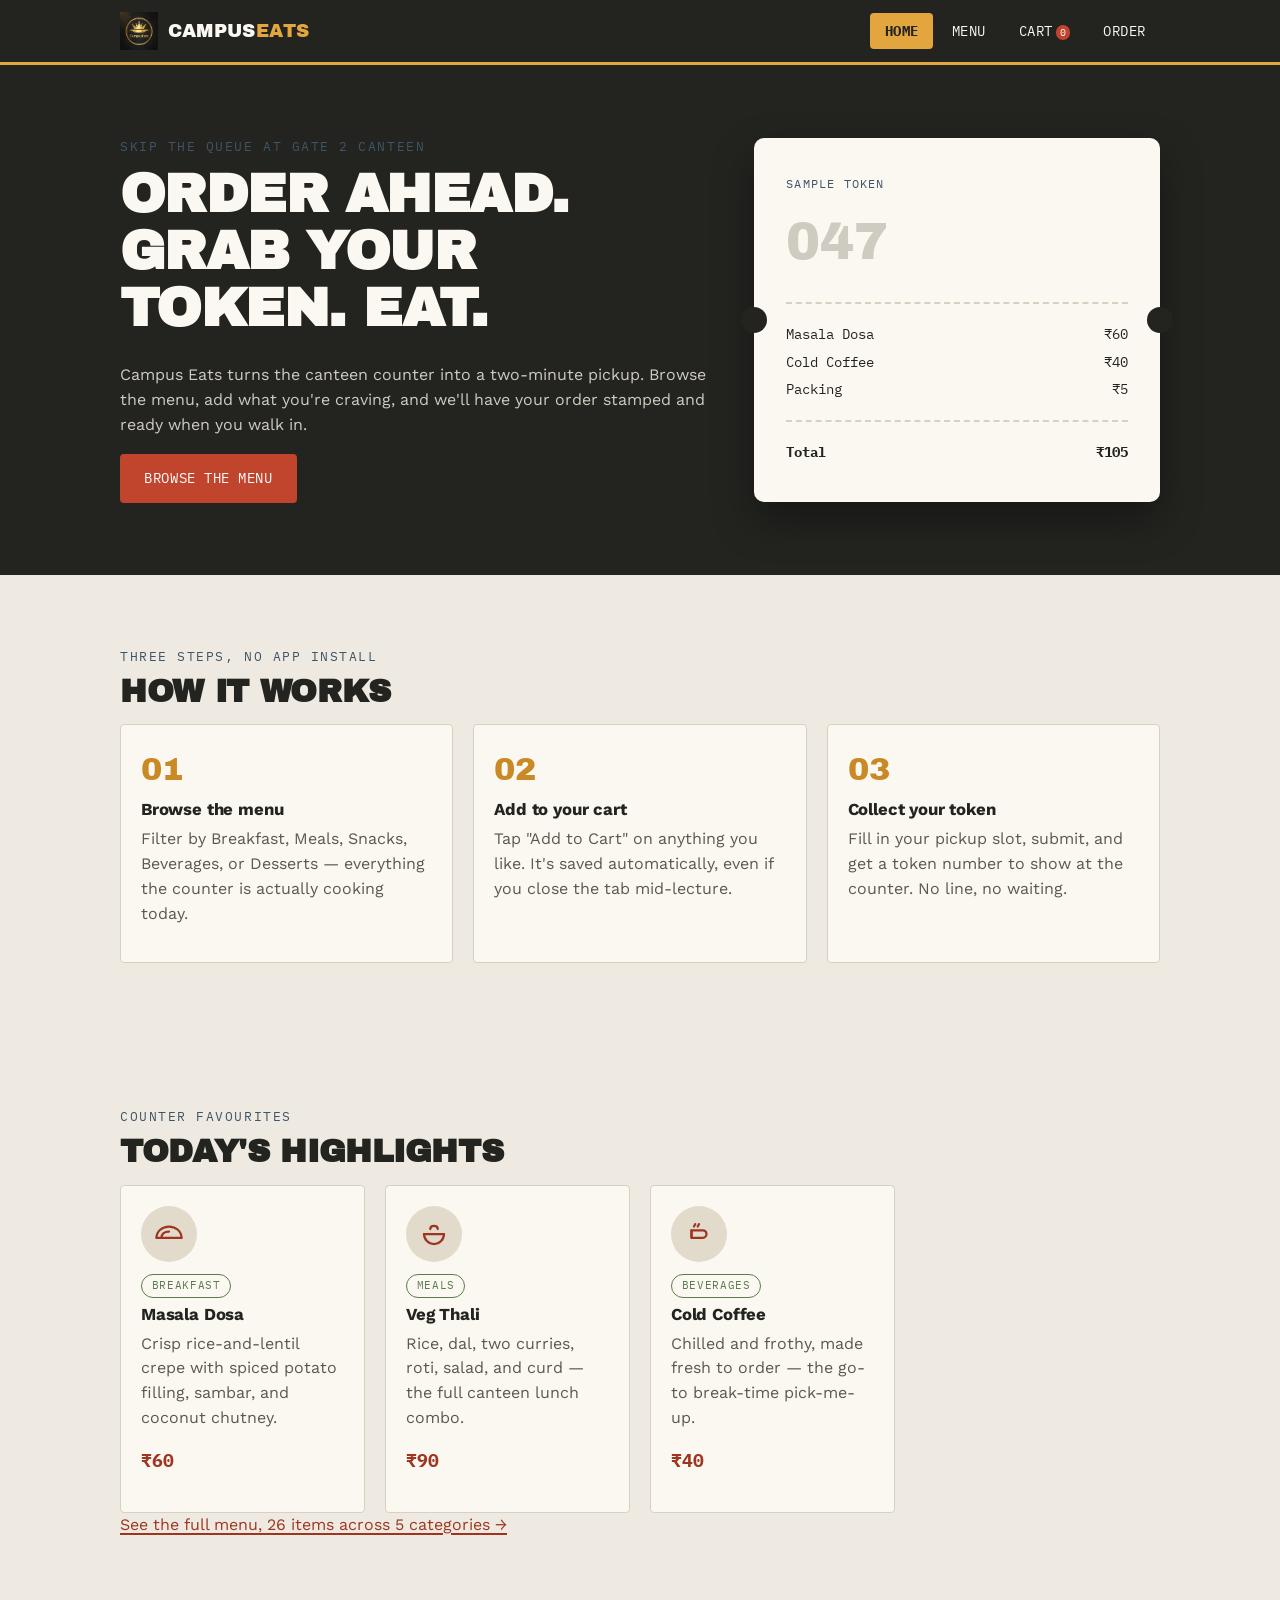
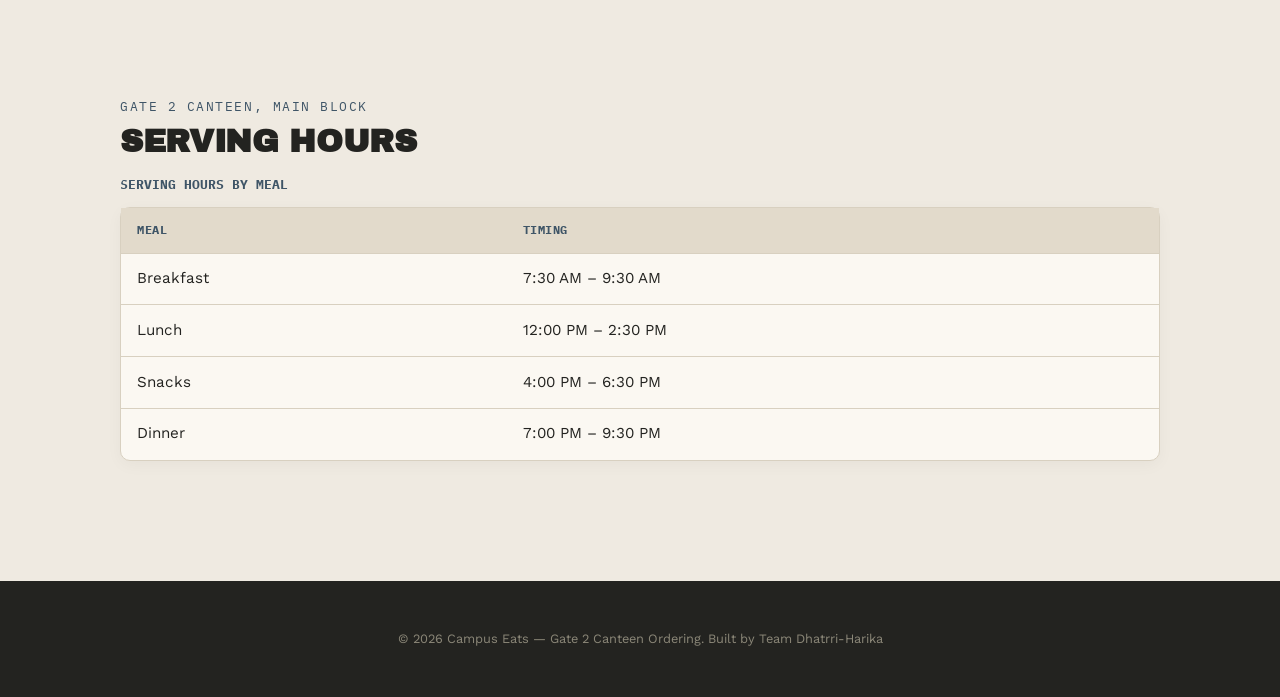
<file: index.html>
<!DOCTYPE html>
<html lang="en">
<head>
  <meta charset="UTF-8">
  <meta name="viewport" content="width=device-width, initial-scale=1.0">
  <title>Campus Eats | College Canteen Ordering</title>
  <link rel="preconnect" href="https://fonts.googleapis.com">
  <link href="https://fonts.googleapis.com/css2?family=Archivo+Black&family=IBM+Plex+Mono:wght@500;700&family=Work+Sans:wght@400;500;600;700&display=swap" rel="stylesheet">
  <link rel="stylesheet" href="css/style.css">
</head>
<script src="js/script.js"></script>
<body>

  <header class="site-header">
    <div class="wrap header-inner">
      <a href="index.html" class="logo">
          <img src="images/logo.png"
              alt="Campus Eats Logo"
              width="38"
              height="38">

          <span class="logo-text">
              Campus<span>Eats</span>
          </span>
      </a>

      <input
          type="checkbox"
          id="navToggle"
          class="nav-toggle-input">

      <label
          for="navToggle"
          class="nav-toggle-label"
          aria-label="Toggle navigation menu">
          ☰ Menu
      </label>

      <nav aria-label="Main navigation">
        <ul>
          <li><a href="index.html" aria-current="page">Home</a></li>
          <li><a href="menu.html">Menu</a></li>
          <li><a href="cart.html">Cart<span class="cart-count" id="cartCount">0</span></a></li>
          <li><a href="order.html">Order</a></li>
        </ul>
      </nav>
    </div>
  </header>

  <main>

    <section id="hero" aria-labelledby="hero-heading">
      <div class="wrap">
        <div class="hero-copy">
          <span class="eyebrow">Skip the queue at Gate 2 canteen</span>
          <h1 id="hero-heading">Order Ahead. Grab Your Token. Eat.</h1>
          <p>Campus Eats turns the canteen counter into a two-minute pickup. Browse the menu, add what you're craving, and we'll have your order stamped and ready when you walk in.</p>
          <a href="menu.html" class="cta-button">Browse the Menu</a>
        </div>
        <div class="ticket-stub">
          <span class="stub-label">Sample Token</span>
          <p class="stub-number">047</p>
          <hr>
          <div class="stub-row"><span>Masala Dosa</span><span class="token-code">₹60</span></div>
          <div class="stub-row"><span>Cold Coffee</span><span class="token-code">₹40</span></div>
          <div class="stub-row"><span>Packing</span><span class="token-code">₹5</span></div>
          <hr>
          <div class="stub-row"><strong>Total</strong><strong class="token-code">₹105</strong></div>
        </div>
      </div>
    </section>

    <section id="how-it-works" aria-labelledby="how-heading">
      <div class="wrap">
        <span class="eyebrow">Three steps, no app install</span>
        <h2 id="how-heading">How It Works</h2>
        <ol>
          <li>
            <span class="step-number">01</span>
            <h3>Browse the menu</h3>
            <p>Filter by Breakfast, Meals, Snacks, Beverages, or Desserts — everything the counter is actually cooking today.</p>
          </li>
          <li>
            <span class="step-number">02</span>
            <h3>Add to your cart</h3>
            <p>Tap "Add to Cart" on anything you like. It's saved automatically, even if you close the tab mid-lecture.</p>
          </li>
          <li>
            <span class="step-number">03</span>
            <h3>Collect your token</h3>
            <p>Fill in your pickup slot, submit, and get a token number to show at the counter. No line, no waiting.</p>
          </li>
        </ol>
      </div>
    </section>

    <section id="today-highlights" aria-labelledby="highlights-heading">
      <div class="wrap">
        <span class="eyebrow">Counter favourites</span>
        <h2 id="highlights-heading">Today's Highlights</h2>
        <div class="highlight-cards">

          <article class="highlight-card">
            <div class="item-icon" aria-hidden="true">
              <svg viewBox="0 0 24 24" fill="none" stroke="currentColor" stroke-width="1.8" stroke-linecap="round" stroke-linejoin="round"><path d="M2 15c0-5 4.5-9 10-9s10 4 10 9"/><path d="M2 15h20"/><path d="M6 15c0-3 2.5-5 6-5"/></svg>
            </div>
            <span class="category-tag">Breakfast</span>
            <h3>Masala Dosa</h3>
            <p>Crisp rice-and-lentil crepe with spiced potato filling, sambar, and coconut chutney.</p>
            <p class="price">₹60</p>
          </article>

          <article class="highlight-card">
            <div class="item-icon" aria-hidden="true">
              <svg viewBox="0 0 24 24" fill="none" stroke="currentColor" stroke-width="1.8" stroke-linecap="round" stroke-linejoin="round"><path d="M4 12a8 8 0 0 0 16 0"/><path d="M4 12h16"/><path d="M9 8c0-1.5 1.3-2.5 3-2.5s3 1 3 2.5"/></svg>
            </div>
            <span class="category-tag">Meals</span>
            <h3>Veg Thali</h3>
            <p>Rice, dal, two curries, roti, salad, and curd — the full canteen lunch combo.</p>
            <p class="price">₹90</p>
          </article>

          <article class="highlight-card">
            <div class="item-icon" aria-hidden="true">
              <svg viewBox="0 0 24 24" fill="none" stroke="currentColor" stroke-width="1.8" stroke-linecap="round" stroke-linejoin="round"><path d="M6 9h9a3 3 0 0 1 0 6H6z"/><path d="M6 9v6"/><path d="M9 4c0 1-1 1-1 2"/><path d="M12 4c0 1-1 1-1 2"/></svg>
            </div>
            <span class="category-tag">Beverages</span>
            <h3>Cold Coffee</h3>
            <p>Chilled and frothy, made fresh to order — the go-to break-time pick-me-up.</p>
            <p class="price">₹40</p>
          </article>

        </div>
        <p><a href="menu.html">See the full menu, 26 items across 5 categories →</a></p>
      </div>
    </section>

    <section id="canteen-info" aria-labelledby="info-heading">
      <div class="wrap">
        <span class="eyebrow">Gate 2 Canteen, Main Block</span>
        <h2 id="info-heading">Serving Hours</h2>
        <table>
          <caption>Serving hours by meal</caption>
          <thead>
            <tr><th scope="col">Meal</th><th scope="col">Timing</th></tr>
          </thead>
          <tbody>
            <tr><td>Breakfast</td><td>7:30 AM – 9:30 AM</td></tr>
            <tr><td>Lunch</td><td>12:00 PM – 2:30 PM</td></tr>
            <tr><td>Snacks</td><td>4:00 PM – 6:30 PM</td></tr>
            <tr><td>Dinner</td><td>7:00 PM – 9:30 PM</td></tr>
          </tbody>
        </table>
      </div>
    </section>

  </main>

  <footer class="site-footer">
    <div class="wrap">

      <p>&copy; 2026 Campus Eats — Gate 2 Canteen Ordering. Built by Team Dhatrri-Harika</p>
    </div>
  </footer>

</body>
</html>
</file>
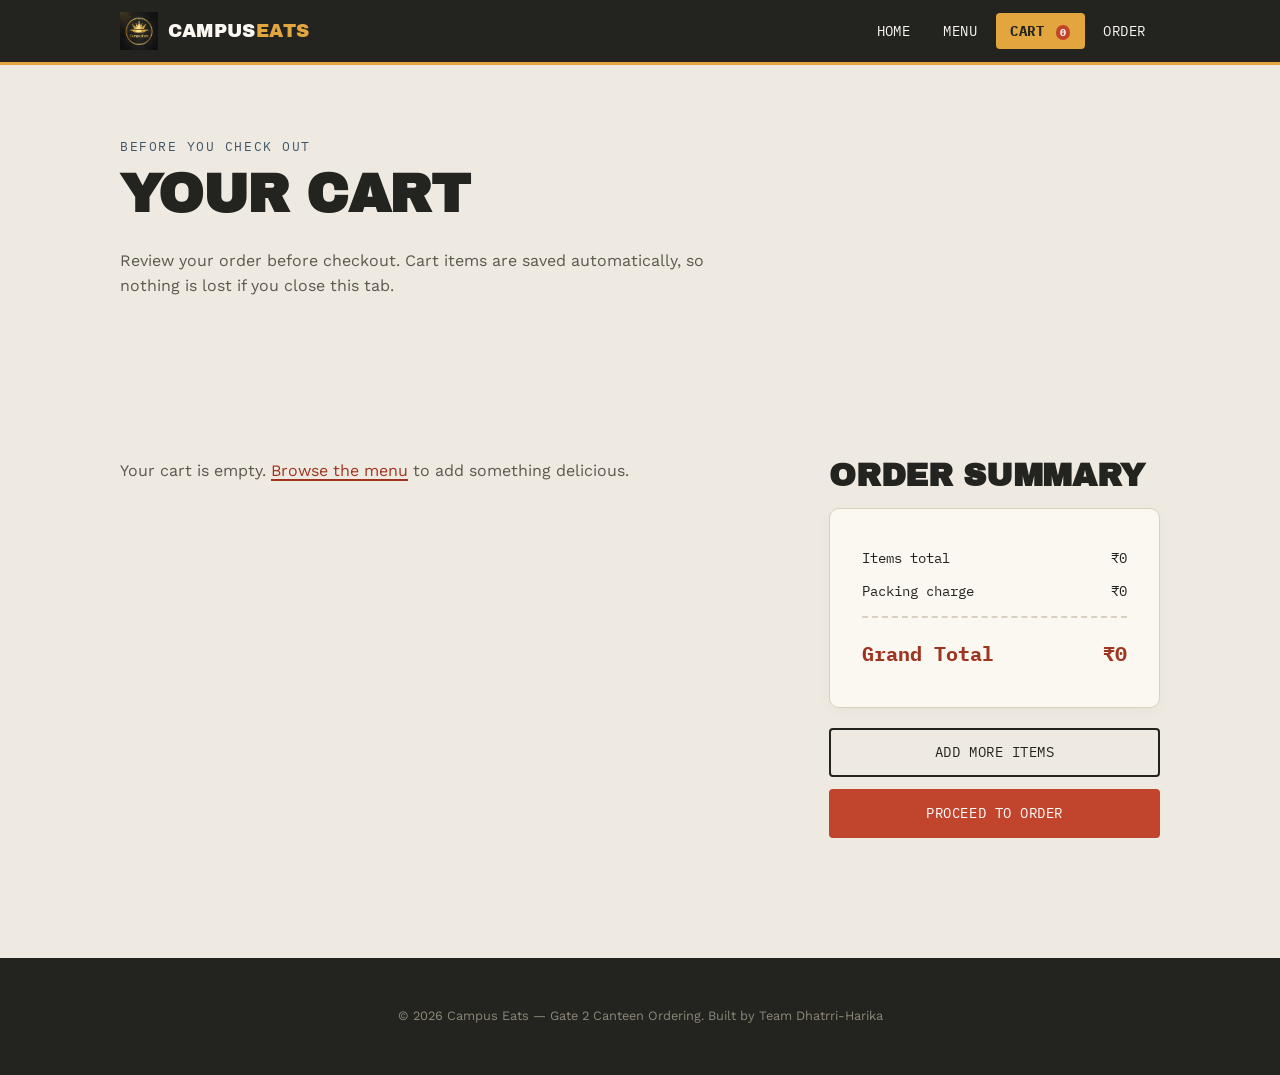
<file: cart.html>
<!DOCTYPE html>
<html lang="en">
<head>
  <meta charset="UTF-8">
  <meta name="viewport" content="width=device-width, initial-scale=1.0">
  <title>Your Cart | Campus Eats</title>
  <link rel="preconnect" href="https://fonts.googleapis.com">
  <link href="https://fonts.googleapis.com/css2?family=Archivo+Black&family=IBM+Plex+Mono:wght@500;700&family=Work+Sans:wght@400;500;600;700&display=swap" rel="stylesheet">
  <link rel="stylesheet" href="css/style.css">
</head>
<script src="js/script.js"></script>
<body>

<header class="site-header">
    <div class="wrap header-inner">

        <a href="index.html" class="logo">
            <img src="images/logo.png" alt="Campus Eats Logo" width="38" height="38">
            <span class="logo-text">
                Campus<span>Eats</span>
            </span>
        </a>

        <input
            type="checkbox"
            id="navToggle"
            class="nav-toggle-input"
        >

        <label
            for="navToggle"
            class="nav-toggle-label"
            aria-label="Toggle navigation menu"
        >
            ☰ Menu
        </label>

       <nav aria-label="Main navigation">
    <ul>
        <li><a href="index.html">Home</a></li>
        <li><a href="menu.html">Menu</a></li>
        <li>
            <a href="cart.html" aria-current="page">
                Cart
                <span class="cart-count" id="cartCount">0</span>
            </a>
        </li>
        <li><a href="order.html">Order</a></li>
    </ul>
</nav>

    </div>
</header>

  <main>

    <section id="cart-intro" aria-labelledby="cart-heading">
      <div class="wrap">
        <span class="eyebrow">Before you check out</span>
        <h1 id="cart-heading">Your Cart</h1>
        <p>Review your order before checkout. Cart items are saved automatically, so nothing is lost if you close this tab.</p>
      </div>
    </section>

    <section id="cart-content" aria-label="Cart contents">
      <div class="wrap cart-layout">

        <div class="cart-items-column">
          <table id="cartTable">
            <caption>Items currently in your cart</caption>
            <thead>
              <tr>
                <th scope="col">Item</th>
                <th scope="col">Price</th>
                <th scope="col">Quantity</th>
                <th scope="col">Subtotal</th>
                <th scope="col">Remove</th>
              </tr>
            </thead>
            <tbody id="cartTableBody" aria-live="polite">
              <!-- Rows are populated from localStorage -->
            </tbody>
          </table>

          <p id="emptyCartMessage" hidden aria-live="polite">Your cart is empty. <a href="menu.html">Browse the menu</a> to add something delicious.</p>
        </div>

        <div class="cart-summary-column">
          <h2 id="summary-heading">Order Summary</h2>
          <dl id="cart-summary-box">
            <div class="summary-row">
              <dt>Items total</dt>
              <dd id="itemsTotal">₹0</dd>
            </div>
            <div class="summary-row">
              <dt>Packing charge</dt>
              <dd id="packingCharge">₹0</dd>
            </div>
            <div class="summary-row total">
              <dt>Grand Total</dt>
              <dd id="grandTotal" aria-live="polite">₹0</dd>
            </div>
          </dl>

          <div class="cart-actions">
            <a href="menu.html" class="secondary-btn">Add More Items</a>
            <a href="order.html" class="cta-button" aria-label="Proceed to Order Page">Proceed to Order</a>
          </div>
        </div>

      </div>
    </section>

  </main>

  <footer class="site-footer">
    <div class="wrap">

      <p>&copy; 2026 Campus Eats — Gate 2 Canteen Ordering. Built by Team Dhatrri-Harika</p>
    </div>
  </footer>

</body>
</html>
</file>
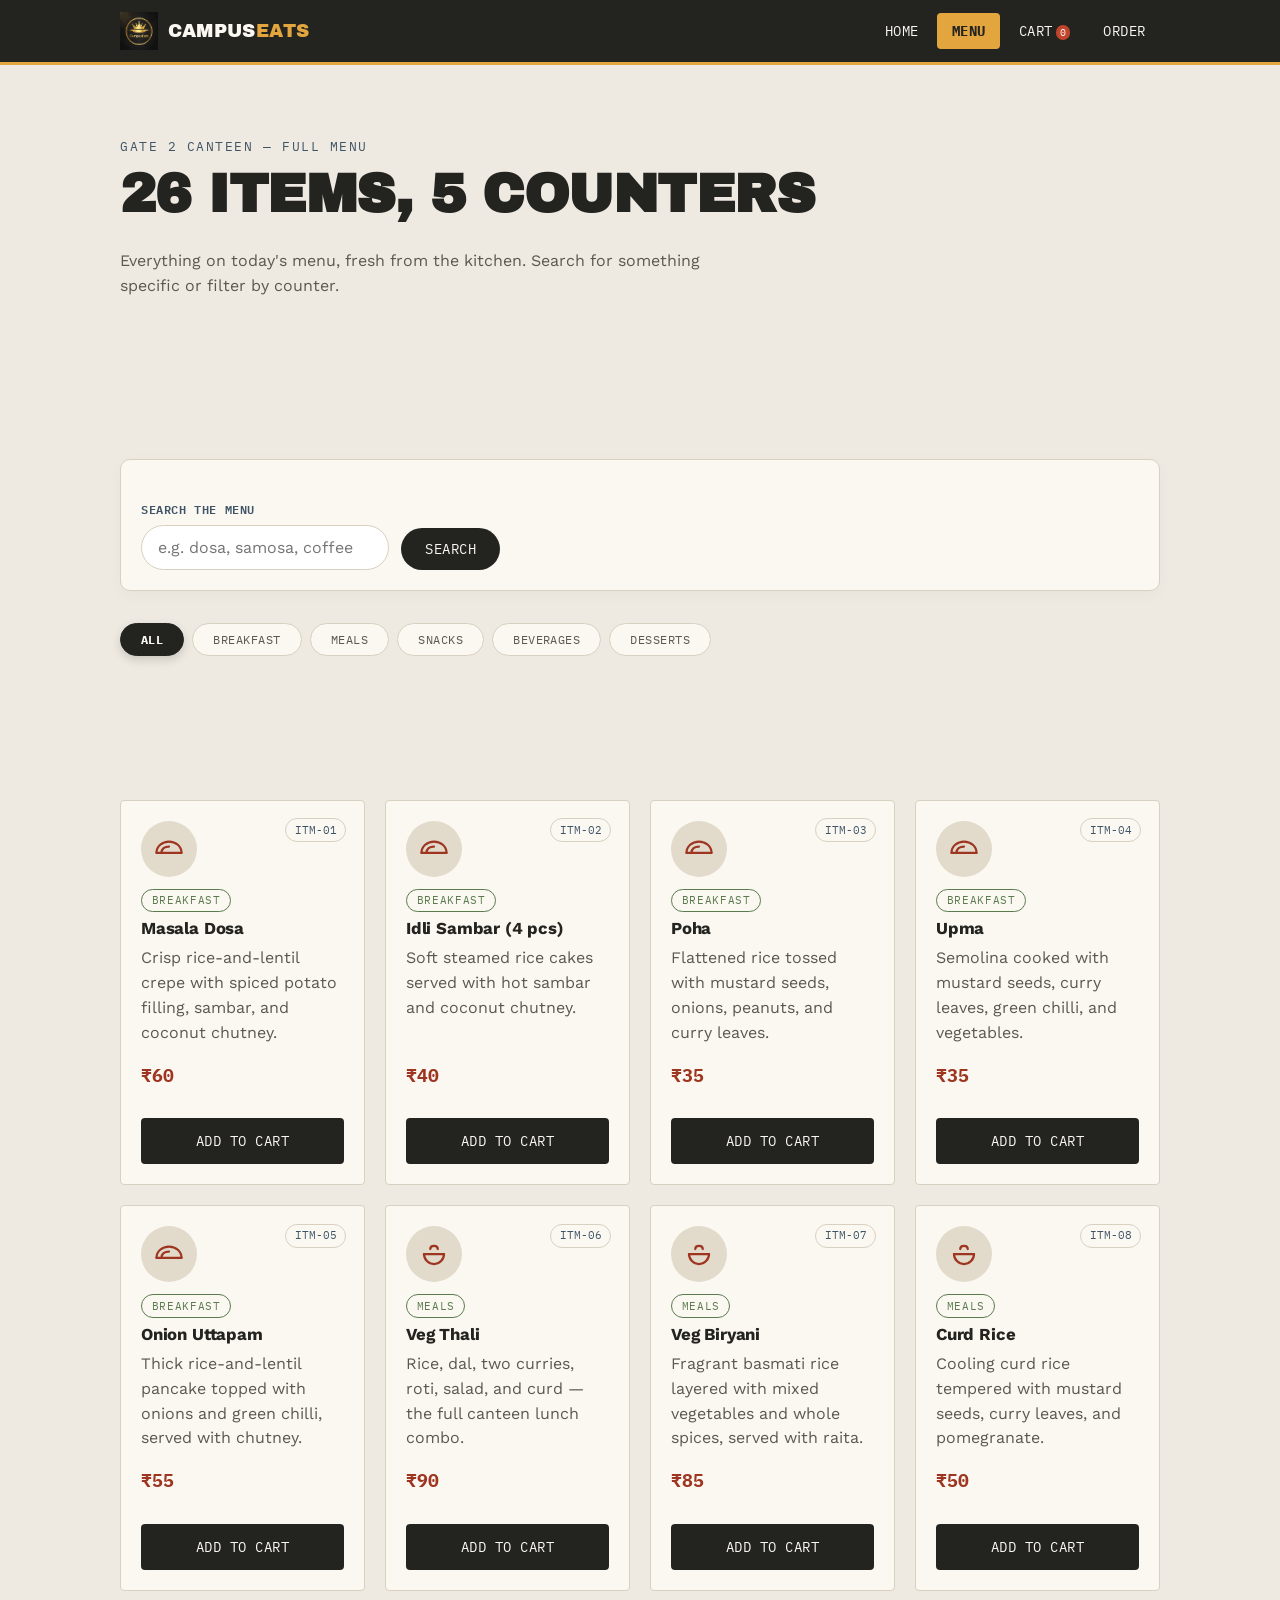
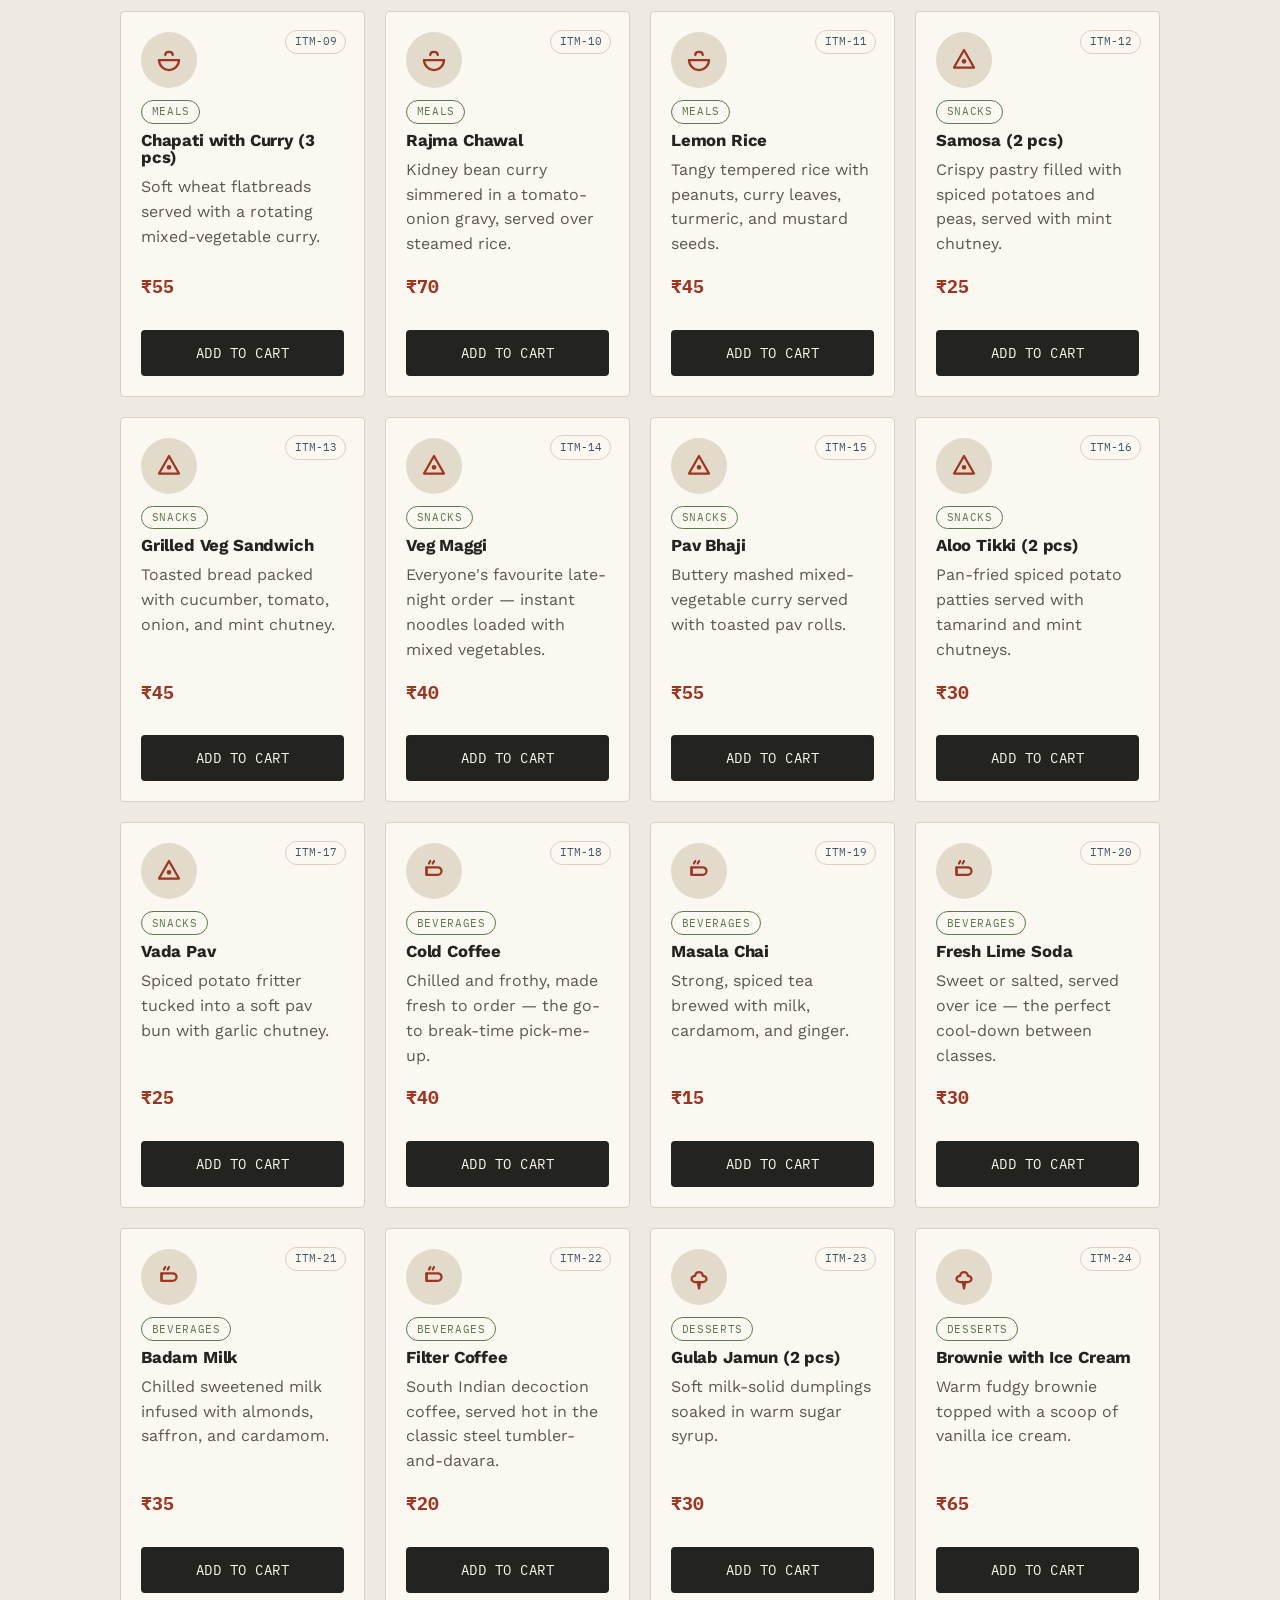
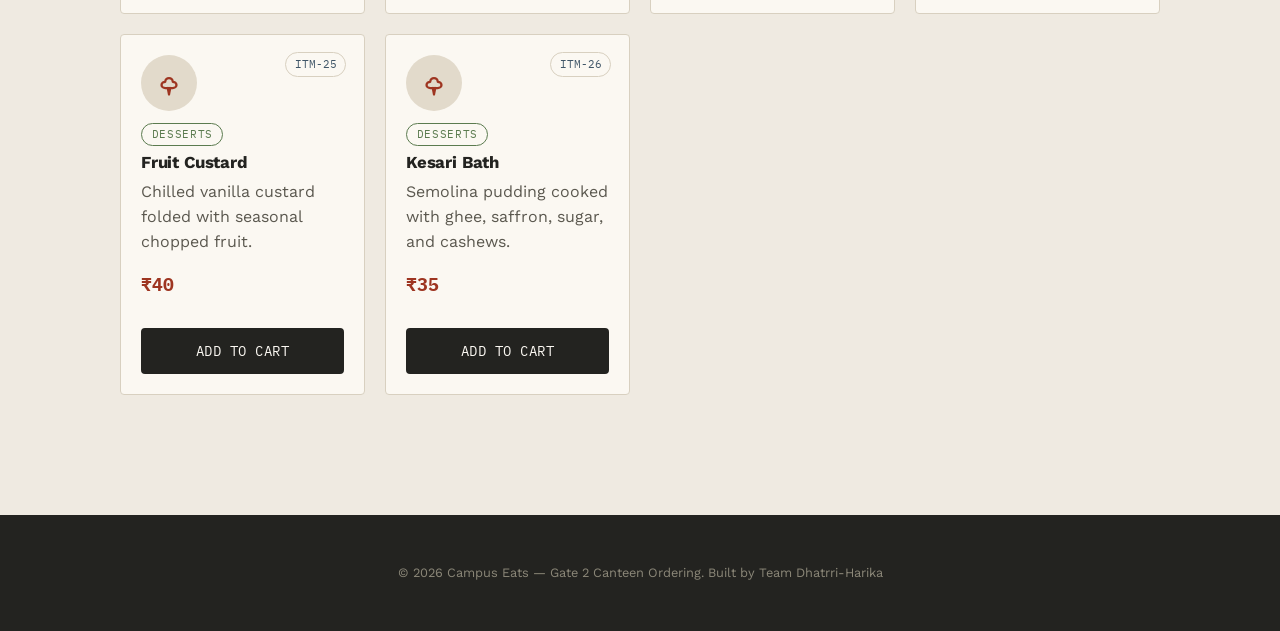
<file: menu.html>
<!DOCTYPE html>
<html lang="en">
<head>
  <meta charset="UTF-8">
  <meta name="viewport" content="width=device-width, initial-scale=1.0">
  <title>Menu | Campus Eats</title>
  <link rel="preconnect" href="https://fonts.googleapis.com">
  <link href="https://fonts.googleapis.com/css2?family=Archivo+Black&family=IBM+Plex+Mono:wght@500;700&family=Work+Sans:wght@400;500;600;700&display=swap" rel="stylesheet">
  <link rel="stylesheet" href="css/style.css">
</head>
<script src="js/script.js"></script>
<body>

  <header class="site-header">
    <div class="wrap header-inner">
      <a href="index.html" class="logo">
        <img src="images/logo.png" alt="Campus Eats Logo" width="38" height="38">
        <span class="logo-text">Campus<span>Eats</span></span>
      </a>

      <input
    type="checkbox"
    id="navToggle"
    class="nav-toggle-input">

<label
    for="navToggle"
    class="nav-toggle-label"
    aria-label="Toggle navigation menu">
    ☰ Menu
</label>
      <nav aria-label="Main navigation">
        <ul>
          <li><a href="index.html">Home</a></li>
          <li><a href="menu.html" aria-current="page">Menu</a></li>
          <li><a href="cart.html">Cart<span class="cart-count" id="cartCount">0</span></a></li>
          <li><a href="order.html">Order</a></li>
        </ul>
      </nav>
    </div>
  </header>

  <main>

    <section id="menu-intro" aria-labelledby="menu-heading">
      <div class="wrap">
        <span class="eyebrow">Gate 2 Canteen — Full Menu</span>
        <h1 id="menu-heading">26 Items, 5 Counters</h1>
        <p>Everything on today's menu, fresh from the kitchen. Search for something specific or filter by counter.</p>
      </div>
    </section>

    <section id="menu-search" aria-label="Search menu">
      <div class="wrap">
        <form id="menuSearchForm" role="search">
          <div>
            <label for="menuSearch">Search the menu</label>
            <input type="search" id="menuSearch" autocomplete="off" name="menuSearch" placeholder="e.g. dosa, samosa, coffee">
          </div>
          <button type="submit">Search</button>
        </form>

        <ul class="filter-list">
          <li><button type="button" class="filter-btn" data-category="all" aria-pressed="true">All</button></li>
          <li><button type="button" class="filter-btn" data-category="breakfast" aria-pressed="false">Breakfast</button></li>
          <li><button type="button" class="filter-btn" data-category="meals" aria-pressed="false">Meals</button></li>
          <li><button type="button" class="filter-btn" data-category="snacks" aria-pressed="false">Snacks</button></li>
          <li><button type="button" class="filter-btn" data-category="beverages" aria-pressed="false">Beverages</button></li>
          <li><button type="button" class="filter-btn" data-category="desserts" aria-pressed="false">Desserts</button></li>
        </ul>
      </div>
    </section>

    <section id="menu-grid" aria-labelledby="menu-heading">
      <div class="wrap">
        <div class="item-grid">

          <!-- BREAKFAST -->
          <article class="menu-item" data-category="breakfast">
            <span class="item-token">ITM-01</span>
            <div class="item-icon" aria-hidden="true"><svg viewBox="0 0 24 24" fill="none" stroke="currentColor" stroke-width="1.8" stroke-linecap="round" stroke-linejoin="round"><path d="M2 15c0-5 4.5-9 10-9s10 4 10 9"/><path d="M2 15h20"/><path d="M6 15c0-3 2.5-5 6-5"/></svg></div>
            <span class="category-tag">Breakfast</span>
            <h3>Masala Dosa</h3>
            <p>Crisp rice-and-lentil crepe with spiced potato filling, sambar, and coconut chutney.</p>
            <p class="price">₹60</p>
            <button type="button" class="add-to-cart-btn" data-item="Masala Dosa" data-price="60">Add to Cart</button>
          </article>

          <article class="menu-item" data-category="breakfast">
            <span class="item-token">ITM-02</span>
            <div class="item-icon" aria-hidden="true"><svg viewBox="0 0 24 24" fill="none" stroke="currentColor" stroke-width="1.8" stroke-linecap="round" stroke-linejoin="round"><path d="M2 15c0-5 4.5-9 10-9s10 4 10 9"/><path d="M2 15h20"/><path d="M6 15c0-3 2.5-5 6-5"/></svg></div>
            <span class="category-tag">Breakfast</span>
            <h3>Idli Sambar (4 pcs)</h3>
            <p>Soft steamed rice cakes served with hot sambar and coconut chutney.</p>
            <p class="price">₹40</p>
            <button type="button" class="add-to-cart-btn" data-item="Idli Sambar" data-price="40">Add to Cart</button>
          </article>

          <article class="menu-item" data-category="breakfast">
            <span class="item-token">ITM-03</span>
            <div class="item-icon" aria-hidden="true"><svg viewBox="0 0 24 24" fill="none" stroke="currentColor" stroke-width="1.8" stroke-linecap="round" stroke-linejoin="round"><path d="M2 15c0-5 4.5-9 10-9s10 4 10 9"/><path d="M2 15h20"/><path d="M6 15c0-3 2.5-5 6-5"/></svg></div>
            <span class="category-tag">Breakfast</span>
            <h3>Poha</h3>
            <p>Flattened rice tossed with mustard seeds, onions, peanuts, and curry leaves.</p>
            <p class="price">₹35</p>
            <button type="button" class="add-to-cart-btn" data-item="Poha" data-price="35">Add to Cart</button>
          </article>

          <article class="menu-item" data-category="breakfast">
            <span class="item-token">ITM-04</span>
            <div class="item-icon" aria-hidden="true"><svg viewBox="0 0 24 24" fill="none" stroke="currentColor" stroke-width="1.8" stroke-linecap="round" stroke-linejoin="round"><path d="M2 15c0-5 4.5-9 10-9s10 4 10 9"/><path d="M2 15h20"/><path d="M6 15c0-3 2.5-5 6-5"/></svg></div>
            <span class="category-tag">Breakfast</span>
            <h3>Upma</h3>
            <p>Semolina cooked with mustard seeds, curry leaves, green chilli, and vegetables.</p>
            <p class="price">₹35</p>
            <button type="button" class="add-to-cart-btn" data-item="Upma" data-price="35">Add to Cart</button>
          </article>

          <article class="menu-item" data-category="breakfast">
            <span class="item-token">ITM-05</span>
            <div class="item-icon" aria-hidden="true"><svg viewBox="0 0 24 24" fill="none" stroke="currentColor" stroke-width="1.8" stroke-linecap="round" stroke-linejoin="round"><path d="M2 15c0-5 4.5-9 10-9s10 4 10 9"/><path d="M2 15h20"/><path d="M6 15c0-3 2.5-5 6-5"/></svg></div>
            <span class="category-tag">Breakfast</span>
            <h3>Onion Uttapam</h3>
            <p>Thick rice-and-lentil pancake topped with onions and green chilli, served with chutney.</p>
            <p class="price">₹55</p>
            <button type="button" class="add-to-cart-btn" data-item="Onion Uttapam" data-price="55">Add to Cart</button>
          </article>

          <!-- MEALS -->
          <article class="menu-item" data-category="meals">
            <span class="item-token">ITM-06</span>
            <div class="item-icon" aria-hidden="true"><svg viewBox="0 0 24 24" fill="none" stroke="currentColor" stroke-width="1.8" stroke-linecap="round" stroke-linejoin="round"><path d="M4 12a8 8 0 0 0 16 0"/><path d="M4 12h16"/><path d="M9 8c0-1.5 1.3-2.5 3-2.5s3 1 3 2.5"/></svg></div>
            <span class="category-tag">Meals</span>
            <h3>Veg Thali</h3>
            <p>Rice, dal, two curries, roti, salad, and curd — the full canteen lunch combo.</p>
            <p class="price">₹90</p>
            <button type="button" class="add-to-cart-btn" data-item="Veg Thali" data-price="90">Add to Cart</button>
          </article>

          <article class="menu-item" data-category="meals">
            <span class="item-token">ITM-07</span>
            <div class="item-icon" aria-hidden="true"><svg viewBox="0 0 24 24" fill="none" stroke="currentColor" stroke-width="1.8" stroke-linecap="round" stroke-linejoin="round"><path d="M4 12a8 8 0 0 0 16 0"/><path d="M4 12h16"/><path d="M9 8c0-1.5 1.3-2.5 3-2.5s3 1 3 2.5"/></svg></div>
            <span class="category-tag">Meals</span>
            <h3>Veg Biryani</h3>
            <p>Fragrant basmati rice layered with mixed vegetables and whole spices, served with raita.</p>
            <p class="price">₹85</p>
            <button type="button" class="add-to-cart-btn" data-item="Veg Biryani" data-price="85">Add to Cart</button>
          </article>

          <article class="menu-item" data-category="meals">
            <span class="item-token">ITM-08</span>
            <div class="item-icon" aria-hidden="true"><svg viewBox="0 0 24 24" fill="none" stroke="currentColor" stroke-width="1.8" stroke-linecap="round" stroke-linejoin="round"><path d="M4 12a8 8 0 0 0 16 0"/><path d="M4 12h16"/><path d="M9 8c0-1.5 1.3-2.5 3-2.5s3 1 3 2.5"/></svg></div>
            <span class="category-tag">Meals</span>
            <h3>Curd Rice</h3>
            <p>Cooling curd rice tempered with mustard seeds, curry leaves, and pomegranate.</p>
            <p class="price">₹50</p>
            <button type="button" class="add-to-cart-btn" data-item="Curd Rice" data-price="50">Add to Cart</button>
          </article>

          <article class="menu-item" data-category="meals">
            <span class="item-token">ITM-09</span>
            <div class="item-icon" aria-hidden="true"><svg viewBox="0 0 24 24" fill="none" stroke="currentColor" stroke-width="1.8" stroke-linecap="round" stroke-linejoin="round"><path d="M4 12a8 8 0 0 0 16 0"/><path d="M4 12h16"/><path d="M9 8c0-1.5 1.3-2.5 3-2.5s3 1 3 2.5"/></svg></div>
            <span class="category-tag">Meals</span>
            <h3>Chapati with Curry (3 pcs)</h3>
            <p>Soft wheat flatbreads served with a rotating mixed-vegetable curry.</p>
            <p class="price">₹55</p>
            <button type="button" class="add-to-cart-btn" data-item="Chapati with Curry" data-price="55">Add to Cart</button>
          </article>

          <article class="menu-item" data-category="meals">
            <span class="item-token">ITM-10</span>
            <div class="item-icon" aria-hidden="true"><svg viewBox="0 0 24 24" fill="none" stroke="currentColor" stroke-width="1.8" stroke-linecap="round" stroke-linejoin="round"><path d="M4 12a8 8 0 0 0 16 0"/><path d="M4 12h16"/><path d="M9 8c0-1.5 1.3-2.5 3-2.5s3 1 3 2.5"/></svg></div>
            <span class="category-tag">Meals</span>
            <h3>Rajma Chawal</h3>
            <p>Kidney bean curry simmered in a tomato-onion gravy, served over steamed rice.</p>
            <p class="price">₹70</p>
            <button type="button" class="add-to-cart-btn" data-item="Rajma Chawal" data-price="70">Add to Cart</button>
          </article>

          <article class="menu-item" data-category="meals">
            <span class="item-token">ITM-11</span>
            <div class="item-icon" aria-hidden="true"><svg viewBox="0 0 24 24" fill="none" stroke="currentColor" stroke-width="1.8" stroke-linecap="round" stroke-linejoin="round"><path d="M4 12a8 8 0 0 0 16 0"/><path d="M4 12h16"/><path d="M9 8c0-1.5 1.3-2.5 3-2.5s3 1 3 2.5"/></svg></div>
            <span class="category-tag">Meals</span>
            <h3>Lemon Rice</h3>
            <p>Tangy tempered rice with peanuts, curry leaves, turmeric, and mustard seeds.</p>
            <p class="price">₹45</p>
            <button type="button" class="add-to-cart-btn" data-item="Lemon Rice" data-price="45">Add to Cart</button>
          </article>

          <!-- SNACKS -->
          <article class="menu-item" data-category="snacks">
            <span class="item-token">ITM-12</span>
            <div class="item-icon" aria-hidden="true"><svg viewBox="0 0 24 24" fill="none" stroke="currentColor" stroke-width="1.8" stroke-linecap="round" stroke-linejoin="round"><path d="M12 4 L20 18 L4 18 Z"/><circle cx="12" cy="13" r="1"/></svg></div>
            <span class="category-tag">Snacks</span>
            <h3>Samosa (2 pcs)</h3>
            <p>Crispy pastry filled with spiced potatoes and peas, served with mint chutney.</p>
            <p class="price">₹25</p>
            <button type="button" class="add-to-cart-btn" data-item="Samosa" data-price="25">Add to Cart</button>
          </article>

          <article class="menu-item" data-category="snacks">
            <span class="item-token">ITM-13</span>
            <div class="item-icon" aria-hidden="true"><svg viewBox="0 0 24 24" fill="none" stroke="currentColor" stroke-width="1.8" stroke-linecap="round" stroke-linejoin="round"><path d="M12 4 L20 18 L4 18 Z"/><circle cx="12" cy="13" r="1"/></svg></div>
            <span class="category-tag">Snacks</span>
            <h3>Grilled Veg Sandwich</h3>
            <p>Toasted bread packed with cucumber, tomato, onion, and mint chutney.</p>
            <p class="price">₹45</p>
            <button type="button" class="add-to-cart-btn" data-item="Grilled Veg Sandwich" data-price="45">Add to Cart</button>
          </article>

          <article class="menu-item" data-category="snacks">
            <span class="item-token">ITM-14</span>
            <div class="item-icon" aria-hidden="true"><svg viewBox="0 0 24 24" fill="none" stroke="currentColor" stroke-width="1.8" stroke-linecap="round" stroke-linejoin="round"><path d="M12 4 L20 18 L4 18 Z"/><circle cx="12" cy="13" r="1"/></svg></div>
            <span class="category-tag">Snacks</span>
            <h3>Veg Maggi</h3>
            <p>Everyone's favourite late-night order — instant noodles loaded with mixed vegetables.</p>
            <p class="price">₹40</p>
            <button type="button" class="add-to-cart-btn" data-item="Veg Maggi" data-price="40">Add to Cart</button>
          </article>

          <article class="menu-item" data-category="snacks">
            <span class="item-token">ITM-15</span>
            <div class="item-icon" aria-hidden="true"><svg viewBox="0 0 24 24" fill="none" stroke="currentColor" stroke-width="1.8" stroke-linecap="round" stroke-linejoin="round"><path d="M12 4 L20 18 L4 18 Z"/><circle cx="12" cy="13" r="1"/></svg></div>
            <span class="category-tag">Snacks</span>
            <h3>Pav Bhaji</h3>
            <p>Buttery mashed mixed-vegetable curry served with toasted pav rolls.</p>
            <p class="price">₹55</p>
            <button type="button" class="add-to-cart-btn" data-item="Pav Bhaji" data-price="55">Add to Cart</button>
          </article>

          <article class="menu-item" data-category="snacks">
            <span class="item-token">ITM-16</span>
            <div class="item-icon" aria-hidden="true"><svg viewBox="0 0 24 24" fill="none" stroke="currentColor" stroke-width="1.8" stroke-linecap="round" stroke-linejoin="round"><path d="M12 4 L20 18 L4 18 Z"/><circle cx="12" cy="13" r="1"/></svg></div>
            <span class="category-tag">Snacks</span>
            <h3>Aloo Tikki (2 pcs)</h3>
            <p>Pan-fried spiced potato patties served with tamarind and mint chutneys.</p>
            <p class="price">₹30</p>
            <button type="button" class="add-to-cart-btn" data-item="Aloo Tikki" data-price="30">Add to Cart</button>
          </article>

          <article class="menu-item" data-category="snacks">
            <span class="item-token">ITM-17</span>
            <div class="item-icon" aria-hidden="true"><svg viewBox="0 0 24 24" fill="none" stroke="currentColor" stroke-width="1.8" stroke-linecap="round" stroke-linejoin="round"><path d="M12 4 L20 18 L4 18 Z"/><circle cx="12" cy="13" r="1"/></svg></div>
            <span class="category-tag">Snacks</span>
            <h3>Vada Pav</h3>
            <p>Spiced potato fritter tucked into a soft pav bun with garlic chutney.</p>
            <p class="price">₹25</p>
            <button type="button" class="add-to-cart-btn" data-item="Vada Pav" data-price="25">Add to Cart</button>
          </article>

          <!-- BEVERAGES -->
          <article class="menu-item" data-category="beverages">
            <span class="item-token">ITM-18</span>
            <div class="item-icon" aria-hidden="true"><svg viewBox="0 0 24 24" fill="none" stroke="currentColor" stroke-width="1.8" stroke-linecap="round" stroke-linejoin="round"><path d="M6 9h9a3 3 0 0 1 0 6H6z"/><path d="M6 9v6"/><path d="M9 4c0 1-1 1-1 2"/><path d="M12 4c0 1-1 1-1 2"/></svg></div>
            <span class="category-tag">Beverages</span>
            <h3>Cold Coffee</h3>
            <p>Chilled and frothy, made fresh to order — the go-to break-time pick-me-up.</p>
            <p class="price">₹40</p>
            <button type="button" class="add-to-cart-btn" data-item="Cold Coffee" data-price="40">Add to Cart</button>
          </article>

          <article class="menu-item" data-category="beverages">
            <span class="item-token">ITM-19</span>
            <div class="item-icon" aria-hidden="true"><svg viewBox="0 0 24 24" fill="none" stroke="currentColor" stroke-width="1.8" stroke-linecap="round" stroke-linejoin="round"><path d="M6 9h9a3 3 0 0 1 0 6H6z"/><path d="M6 9v6"/><path d="M9 4c0 1-1 1-1 2"/><path d="M12 4c0 1-1 1-1 2"/></svg></div>
            <span class="category-tag">Beverages</span>
            <h3>Masala Chai</h3>
            <p>Strong, spiced tea brewed with milk, cardamom, and ginger.</p>
            <p class="price">₹15</p>
            <button type="button" class="add-to-cart-btn" data-item="Masala Chai" data-price="15">Add to Cart</button>
          </article>

          <article class="menu-item" data-category="beverages">
            <span class="item-token">ITM-20</span>
            <div class="item-icon" aria-hidden="true"><svg viewBox="0 0 24 24" fill="none" stroke="currentColor" stroke-width="1.8" stroke-linecap="round" stroke-linejoin="round"><path d="M6 9h9a3 3 0 0 1 0 6H6z"/><path d="M6 9v6"/><path d="M9 4c0 1-1 1-1 2"/><path d="M12 4c0 1-1 1-1 2"/></svg></div>
            <span class="category-tag">Beverages</span>
            <h3>Fresh Lime Soda</h3>
            <p>Sweet or salted, served over ice — the perfect cool-down between classes.</p>
            <p class="price">₹30</p>
            <button type="button" class="add-to-cart-btn" data-item="Fresh Lime Soda" data-price="30">Add to Cart</button>
          </article>

          <article class="menu-item" data-category="beverages">
            <span class="item-token">ITM-21</span>
            <div class="item-icon" aria-hidden="true"><svg viewBox="0 0 24 24" fill="none" stroke="currentColor" stroke-width="1.8" stroke-linecap="round" stroke-linejoin="round"><path d="M6 9h9a3 3 0 0 1 0 6H6z"/><path d="M6 9v6"/><path d="M9 4c0 1-1 1-1 2"/><path d="M12 4c0 1-1 1-1 2"/></svg></div>
            <span class="category-tag">Beverages</span>
            <h3>Badam Milk</h3>
            <p>Chilled sweetened milk infused with almonds, saffron, and cardamom.</p>
            <p class="price">₹35</p>
            <button type="button" class="add-to-cart-btn" data-item="Badam Milk" data-price="35">Add to Cart</button>
          </article>

          <article class="menu-item" data-category="beverages">
            <span class="item-token">ITM-22</span>
            <div class="item-icon" aria-hidden="true"><svg viewBox="0 0 24 24" fill="none" stroke="currentColor" stroke-width="1.8" stroke-linecap="round" stroke-linejoin="round"><path d="M6 9h9a3 3 0 0 1 0 6H6z"/><path d="M6 9v6"/><path d="M9 4c0 1-1 1-1 2"/><path d="M12 4c0 1-1 1-1 2"/></svg></div>
            <span class="category-tag">Beverages</span>
            <h3>Filter Coffee</h3>
            <p>South Indian decoction coffee, served hot in the classic steel tumbler-and-davara.</p>
            <p class="price">₹20</p>
            <button type="button" class="add-to-cart-btn" data-item="Filter Coffee" data-price="20">Add to Cart</button>
          </article>

          <!-- DESSERTS -->
          <article class="menu-item" data-category="desserts">
            <span class="item-token">ITM-23</span>
            <div class="item-icon" aria-hidden="true"><svg viewBox="0 0 24 24" fill="none" stroke="currentColor" stroke-width="1.8" stroke-linecap="round" stroke-linejoin="round"><path d="M9 11a3 3 0 0 1 6 0c1.5 0 3 1 3 2.5S16.5 16 15 16H9c-1.5 0-3-1-3-2.5S7.5 11 9 11z"/><path d="M11 16l1 5"/><path d="M13 16l-1 5"/></svg></div>
            <span class="category-tag">Desserts</span>
            <h3>Gulab Jamun (2 pcs)</h3>
            <p>Soft milk-solid dumplings soaked in warm sugar syrup.</p>
            <p class="price">₹30</p>
            <button type="button" class="add-to-cart-btn" data-item="Gulab Jamun" data-price="30">Add to Cart</button>
          </article>

          <article class="menu-item" data-category="desserts">
            <span class="item-token">ITM-24</span>
            <div class="item-icon" aria-hidden="true"><svg viewBox="0 0 24 24" fill="none" stroke="currentColor" stroke-width="1.8" stroke-linecap="round" stroke-linejoin="round"><path d="M9 11a3 3 0 0 1 6 0c1.5 0 3 1 3 2.5S16.5 16 15 16H9c-1.5 0-3-1-3-2.5S7.5 11 9 11z"/><path d="M11 16l1 5"/><path d="M13 16l-1 5"/></svg></div>
            <span class="category-tag">Desserts</span>
            <h3>Brownie with Ice Cream</h3>
            <p>Warm fudgy brownie topped with a scoop of vanilla ice cream.</p>
            <p class="price">₹65</p>
            <button type="button" class="add-to-cart-btn" data-item="Brownie with Ice Cream" data-price="65">Add to Cart</button>
          </article>

          <article class="menu-item" data-category="desserts">
            <span class="item-token">ITM-25</span>
            <div class="item-icon" aria-hidden="true"><svg viewBox="0 0 24 24" fill="none" stroke="currentColor" stroke-width="1.8" stroke-linecap="round" stroke-linejoin="round"><path d="M9 11a3 3 0 0 1 6 0c1.5 0 3 1 3 2.5S16.5 16 15 16H9c-1.5 0-3-1-3-2.5S7.5 11 9 11z"/><path d="M11 16l1 5"/><path d="M13 16l-1 5"/></svg></div>
            <span class="category-tag">Desserts</span>
            <h3>Fruit Custard</h3>
            <p>Chilled vanilla custard folded with seasonal chopped fruit.</p>
            <p class="price">₹40</p>
            <button type="button" class="add-to-cart-btn" data-item="Fruit Custard" data-price="40">Add to Cart</button>
          </article>

          <article class="menu-item" data-category="desserts">
            <span class="item-token">ITM-26</span>
            <div class="item-icon" aria-hidden="true"><svg viewBox="0 0 24 24" fill="none" stroke="currentColor" stroke-width="1.8" stroke-linecap="round" stroke-linejoin="round"><path d="M9 11a3 3 0 0 1 6 0c1.5 0 3 1 3 2.5S16.5 16 15 16H9c-1.5 0-3-1-3-2.5S7.5 11 9 11z"/><path d="M11 16l1 5"/><path d="M13 16l-1 5"/></svg></div>
            <span class="category-tag">Desserts</span>
            <h3>Kesari Bath</h3>
            <p>Semolina pudding cooked with ghee, saffron, sugar, and cashews.</p>
            <p class="price">₹35</p>
            <button type="button" class="add-to-cart-btn" data-item="Kesari Bath" data-price="35">Add to Cart</button>
          </article>

        </div>
      </div>
    </section>

  </main>

  <footer class="site-footer">
    <div class="wrap">

      <p>&copy; 2026 Campus Eats — Gate 2 Canteen Ordering. Built by Team Dhatrri-Harika</p>
    </div>
  </footer>

</body>
</html>
</file>
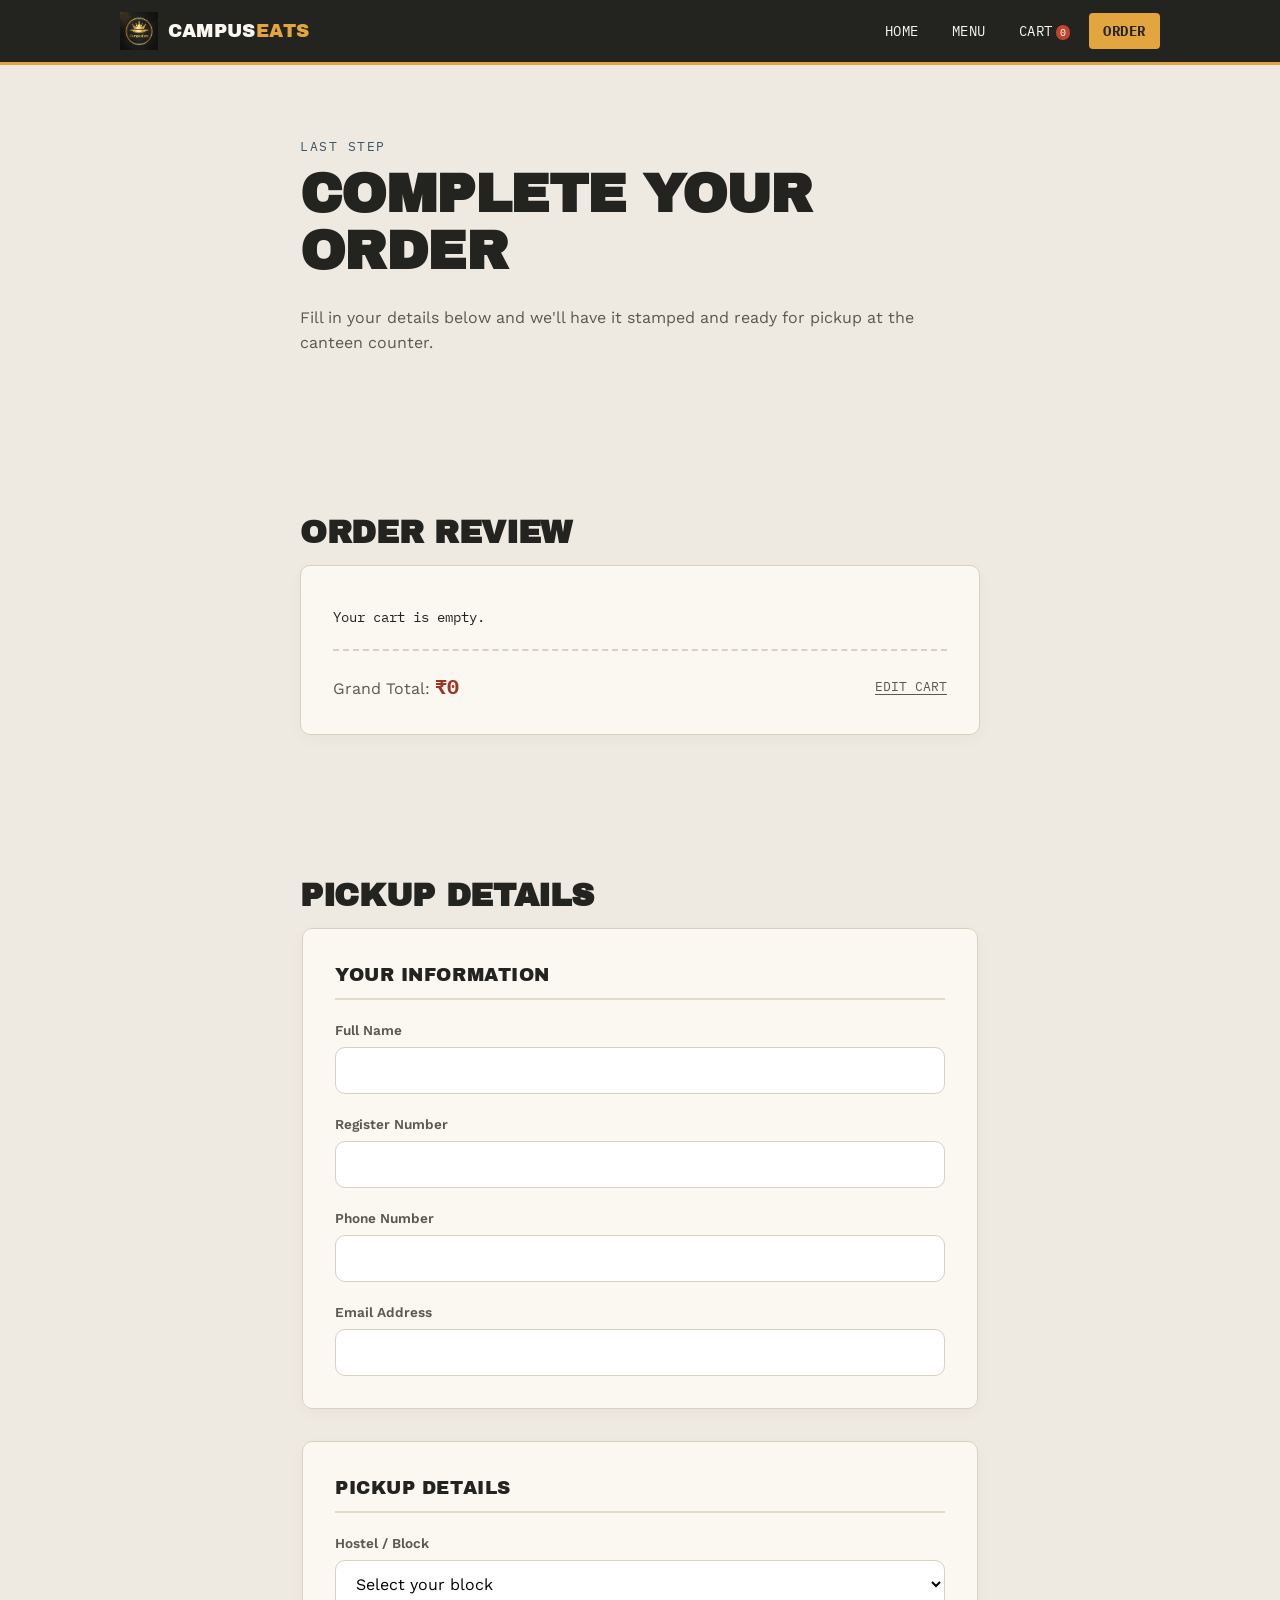
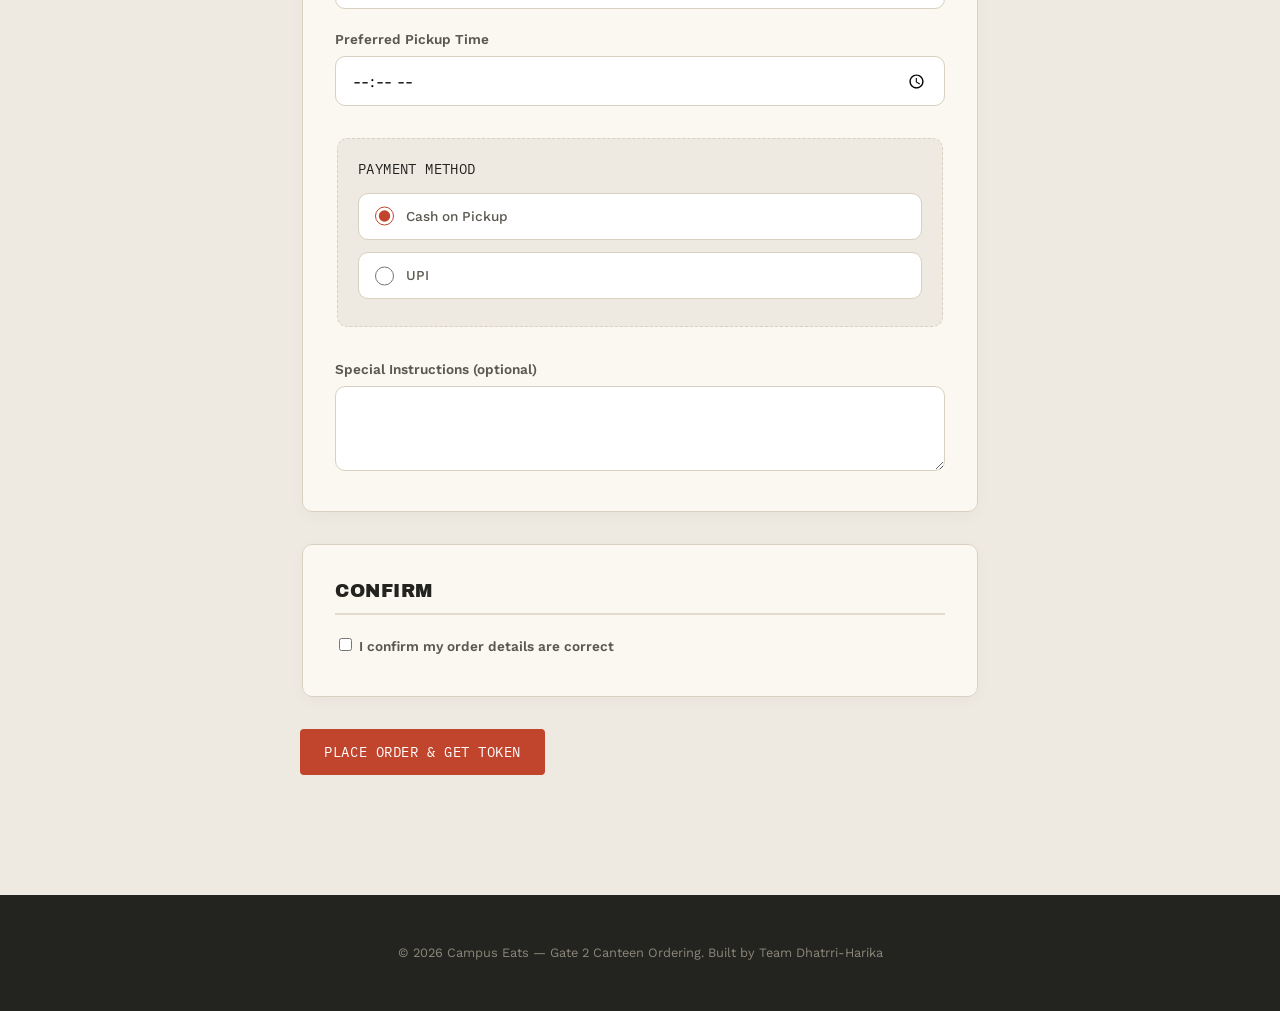
<file: order.html>
<!DOCTYPE html>
<html lang="en">
<head>
  <meta charset="UTF-8">
  <meta name="viewport" content="width=device-width, initial-scale=1.0">
  <title>Place Your Order | Campus Eats</title>
  <link rel="preconnect" href="https://fonts.googleapis.com">
  <link href="https://fonts.googleapis.com/css2?family=Archivo+Black&family=IBM+Plex+Mono:wght@500;700&family=Work+Sans:wght@400;500;600;700&display=swap" rel="stylesheet">
  <link rel="stylesheet" href="css/style.css">
</head>
<script src="js/script.js"></script>
<body>

  <header class="site-header">
    <div class="wrap header-inner">
      <a href="index.html" class="logo">
        <img
    src="images/logo.png"
    alt="Campus Eats Logo"
    width="38"
    height="38">
        <span class="logo-text">Campus<span>Eats</span></span>
      </a>

      <input
    type="checkbox"
    id="navToggle"
    class="nav-toggle-input">

<label
    for="navToggle"
    class="nav-toggle-label"
    aria-label="Toggle navigation menu">
    ☰ Menu
</label>
      <nav aria-label="Main navigation">
        <ul>
          <li><a href="index.html">Home</a></li>
          <li><a href="menu.html">Menu</a></li>
          <li><a href="cart.html">Cart<span class="cart-count" id="cartCount">0</span></a></li>
          <li><a href="order.html" aria-current="page">Order</a></li>
        </ul>
      </nav>
    </div>
  </header>

  <main>

    <section id="order-intro" aria-labelledby="order-heading">
      <div class="wrap">
        <span class="eyebrow">Last step</span>
        <h1 id="order-heading">Complete Your Order</h1>
        <p>Fill in your details below and we'll have it stamped and ready for pickup at the canteen counter.</p>
      </div>
    </section>

    <section id="order-review" aria-labelledby="review-heading">
      <div class="wrap">
        <h2 id="review-heading">Order Review</h2>
        <div class="review-card">
          <ul id="orderReviewList">
            <!-- Populated by JS -->
          </ul>
          <div class="review-footer">
            <p>Grand Total: <strong id="orderGrandTotal" class="token-code">₹0</strong></p>
            <p><a href="cart.html" class="edit-link">Edit cart</a></p>
          </div>
        </div>
      </div>
    </section>

    <section id="order-form-section" aria-labelledby="form-heading">
      <div class="wrap">
        <h2 id="form-heading">Pickup Details</h2>

        <form id="orderForm" novalidate>

          <fieldset>
            <legend>Your Information</legend>

            <label for="fullName">Full Name</label>
            <input type="text" id="fullName" name="fullName" required>

            <label for="registerNumber">Register Number</label>
            <input type="text" id="registerNumber" name="registerNumber" required>

            <label for="phone">Phone Number</label>
            <input type="tel" id="phone" name="phone" pattern="[0-9]{10}" required>

            <label for="email">Email Address</label>
            <input type="email" id="email" name="email" required>
          </fieldset>

          <fieldset>
            <legend>Pickup Details</legend>

            <label for="hostelBlock">Hostel / Block</label>
            <select id="hostelBlock" name="hostelBlock" required>
              <option value="">Select your block</option>
              <option value="mens-hostel-a">Men's Hostel A</option>
              <option value="mens-hostel-b">Men's Hostel B</option>
              <option value="ladies-hostel-a">Ladies' Hostel A</option>
              <option value="ladies-hostel-b">Ladies' Hostel B</option>
              <option value="day-scholar">Day Scholar</option>
            </select>

            <label for="pickupTime">Preferred Pickup Time</label>
            <input type="time" id="pickupTime" name="pickupTime" required>

            <fieldset class="payment-options">
              <legend>Payment Method</legend>
              <label for="payCash">
                <input type="radio" id="payCash" name="paymentMethod" value="cash" checked>
                Cash on Pickup
              </label>
              <label for="payUpi">
                <input type="radio" id="payUpi" name="paymentMethod" value="upi">
                UPI
              </label>
            </fieldset>

            <label for="specialInstructions">Special Instructions (optional)</label>
            <textarea id="specialInstructions" name="specialInstructions" rows="3"></textarea>
          </fieldset>

          <fieldset>
            <legend>Confirm</legend>
            <label for="agreeTerms">
              <input type="checkbox" id="agreeTerms" name="agreeTerms" required>
              I confirm my order details are correct
            </label>
          </fieldset>

          <button type="submit" id="submitOrderBtn">Place Order &amp; Get Token</button>
        </form>

    <div
    id="orderConfirmation"
    role="status"
    aria-live="polite"
    hidden></div>

<p
    id="orderError"
    role="alert"
    aria-live="assertive"
    hidden>Couldn't place your order — check your connection and try again.</p>
      </div>
    </section>

  </main>

  <footer class="site-footer">
    <div class="wrap">

      <p>&copy; 2026 Campus Eats — Gate 2 Canteen Ordering. Built by Team Dhatrri-Harika</p>
    </div>
  </footer>

</body>
</html>
</file>
<file: css/style.css>
/* ============================================================
   Campus Eats — Shared Design System (styles.css)
   Import this ONE file on every page. Do not redefine colors,
   fonts, or spacing locally — everything derives from the
   tokens below so the whole site updates from one place.

   Concept: the physical canteen token. Every college canteen in
   India runs on numbered tokens — you order, you're handed a
   stamped number, the counter calls it out when it's ready.
   That token stub is the visual signature of this whole site:
   perforated edges, stamped circular numbers, receipt-mono type
   for anything transactional (prices, item codes, order totals).
   ============================================================ */

:root {
  /* ---- Color ---- */
  --stone:        #EFEAE1;   /* base background — steel-tray-adjacent warm neutral */
  --stone-dark:   #E2DACB;
  --ink:          #232320;   /* primary text */
  --ink-soft:     #5B584F;
  --turmeric:     #E3A63E;   /* primary accent — spice shelf */
  --turmeric-deep:#C98A26;
  --chili:        #C1442D;   /* action / CTA */
  --chili-deep:   #9E3521;
  --curry-leaf:   #5B7B4F;   /* category tag green */
  --steel:        #3F5567;   /* utility / mono accents */
  --paper:        #FBF8F2;   /* card surfaces */
  --line:         #D8D0C0;

  /* Generic aliases — same tokens, conventional names, so any
     page (or teammate) can reach for --primary/--bg/--text and
     still be pulling from the one shared palette above. */
  --primary:      var(--chili);
  --primary-deep: var(--chili-deep);
  --secondary:    var(--turmeric);
  --bg:           var(--stone);
  --surface:      var(--paper);
  --text:         var(--ink);
  --text-soft:    var(--ink-soft);
  --border:       var(--line);

  /* ---- Type ---- */
  --font-display: "Archivo Black", "Arial Black", sans-serif;
  --font-body:    "Work Sans", system-ui, -apple-system, "Segoe UI", sans-serif;
  --font-mono:    "IBM Plex Mono", "Courier New", monospace;

  /* ---- Spacing rhythm ----
     Use these instead of one-off px/rem values so vertical
     rhythm stays identical between sections on every page. */
  --space-1: 0.5rem;
  --space-2: 0.75rem;
  --space-3: 1.25rem;
  --space-4: 2rem;
  --space-5: 3rem;
  --section-pad: clamp(2.5rem, 6vw, 4.5rem);

  /* ---- Shape / motion ---- */
  --radius:      4px;
  --radius-lg:   10px;
  --radius-pill: 999px;
  --transition:  160ms ease;
}

*, *::before, *::after { box-sizing: border-box; }

html { 
  scroll-behavior: smooth; 
  overflow-x: hidden;
}

body {
  margin: 0;
  background: var(--bg);
  color: var(--text);
  font-family: var(--font-body);
  line-height: 1.55;
  -webkit-font-smoothing: antialiased;
  overflow-x: hidden;
}

h1, h2, h3 {
  font-family: var(--font-display);
  line-height: 1.05;
  letter-spacing: -0.01em;
  margin: 0 0 0.5em;
  text-transform: uppercase;
}

h1 { font-size: clamp(2rem, 5vw, 3.4rem); }
h2 { font-size: clamp(1.4rem, 3vw, 2rem); }
h3 { font-size: 1.05rem; text-transform: none; font-family: var(--font-body); font-weight: 700; }

p { margin: 0 0 1em; color: var(--text-soft); max-width: 62ch; }

a {
  color: var(--primary-deep);
  text-decoration-thickness: 1.5px;
  text-underline-offset: 3px;
  transition: color var(--transition);
}
a:hover { color: var(--primary); }

:focus-visible {
  outline: 3px solid var(--steel);
  outline-offset: 2px;
}

img { max-width: 100%; display: block; }

.price, .token-code { font-family: var(--font-mono); }

/* ---------- Layout shell ---------- */
.wrap {
  max-width: 1120px;
  margin-inline: auto;
  padding-inline: clamp(1.25rem, 4vw, 2.5rem);
}

/* ---------- Header / nav ---------- */
.site-header {
  background: var(--ink);
  color: var(--paper);
  position: sticky;
  top: 0;
  z-index: 20;
  border-bottom: 3px solid var(--secondary);
}
.header-inner {
  display: flex;
  align-items: center;
  justify-content: space-between;
  flex-wrap: wrap;
  gap: var(--space-3);
  padding-block: var(--space-2);
}
.logo {
  display: flex;
  align-items: center;
  gap: 0.6rem;
  text-decoration: none;
  color: var(--paper);
}
.logo img { width: 38px; height: 38px; flex-shrink: 0; }
.logo-text {
  font-family: var(--font-display);
  font-size: 1.15rem;
  letter-spacing: 0.02em;
  text-transform: uppercase;
}
.logo-text span { color: var(--secondary); }

/* Optional hamburger toggle — wire up with this markup if you
   want a true collapsing menu on phones:
   <input type="checkbox" id="navToggle" class="nav-toggle-input">
   <label for="navToggle" class="nav-toggle-label">Menu</label>
   The rules below are inert unless that checkbox exists, so it's
   safe to leave out on pages where the wrapped nav is enough. */
.nav-toggle-input { display: none; }
.nav-toggle-label {
  display: none;
  font-family: var(--font-mono);
  text-transform: uppercase;
  font-size: 0.8rem;
  letter-spacing: 0.05em;
  color: var(--paper);
  background: transparent;
  border: 1px solid var(--paper);
  border-radius: var(--radius);
  padding: 0.45rem 0.8rem;
  cursor: pointer;
}

nav[aria-label="Main navigation"] ul {
  list-style: none;
  display: flex;
  gap: 0.25rem;
  margin: 0;
  padding: 0;
  flex-wrap: wrap;
}
nav[aria-label="Main navigation"] a {
  color: var(--paper);
  text-decoration: none;
  font-family: var(--font-mono);
  font-size: 0.85rem;
  letter-spacing: 0.03em;
  text-transform: uppercase;
  padding: 0.5rem 0.85rem;
  border-radius: var(--radius);
  border: 1px solid transparent;
  transition: border-color var(--transition), background var(--transition), color var(--transition);
}
nav[aria-label="Main navigation"] a:hover {
  border-color: var(--secondary);
}
nav[aria-label="Main navigation"] a[aria-current="page"] {
  background: var(--secondary);
  color: var(--ink);
  font-weight: 700;
}
.cart-count {
  display: inline-flex;
  align-items: center;
  justify-content: center;
  min-width: 1.4em;
  padding: 0 0.35em;
  margin-left: 0.35em;
  background: var(--primary);
  color: #fff;
  border-radius: var(--radius-pill);
  font-size: 0.75em;
}

/* ---------- Buttons ---------- */
.cta-button, .secondary-btn, button[type="submit"], .add-to-cart-btn, .filter-btn, .remove-btn {
  font-family: var(--font-mono);
  text-transform: uppercase;
  letter-spacing: 0.04em;
  font-size: 0.85rem;
  border-radius: var(--radius);
  cursor: pointer;
  display: inline-block;
  text-decoration: none;
  transition: background var(--transition), color var(--transition), border-color var(--transition), transform var(--transition);
}
.cta-button, .secondary-btn, button[type="submit"], .add-to-cart-btn {
  padding: 0.75rem 1.4rem;
  border: 2px solid var(--ink);
}
.cta-button, button[type="submit"] {
  background: var(--primary);
  border-color: var(--primary);
  color: #fff;
}
.cta-button:hover, button[type="submit"]:hover {
  background: var(--primary-deep);
  border-color: var(--primary-deep);
  color: #fff;
  transform: translateY(-1px);
}
.secondary-btn {
  background: transparent;
  color: var(--ink);
}
.secondary-btn:hover { background: var(--ink); color: var(--paper); }
.add-to-cart-btn {
  background: var(--ink);
  color: var(--paper);
  border-color: var(--ink);
  width: 100%;
  margin-top: var(--space-2);
}
.add-to-cart-btn:hover {
  background: var(--turmeric-deep);
  border-color: var(--turmeric-deep);
  color: var(--ink);
}
.remove-btn {
  font-size: 0.8rem;
  background: transparent;
  border: 1px solid var(--primary);
  color: var(--primary-deep);
  padding: 0.4rem 0.7rem;
}
.remove-btn:hover {
  background: var(--primary);
  color: #fff;
  border-color: var(--primary);
}

/* ---------- Sections ---------- */
section { padding-block: var(--section-pad); }

.eyebrow {
  font-family: var(--font-mono);
  text-transform: uppercase;
  letter-spacing: 0.12em;
  font-size: 0.8rem;
  color: var(--steel);
  display: block;
  margin-bottom: var(--space-1);
}

/* ---------- Hero: torn ticket stub ---------- */
#hero {
  background: var(--ink);
  color: var(--paper);
  position: relative;
  overflow: hidden;
}
#hero .wrap {
  display: grid;
  grid-template-columns: 1.3fr 0.9fr;
  gap: var(--space-5);
  align-items: center;
}
#hero h1 { color: var(--paper); }
#hero p { color: #CFCBC0; }
.ticket-stub {
  background: var(--paper);
  color: var(--ink);
  border-radius: var(--radius-lg);
  padding: var(--space-4);
  position: relative;
  font-family: var(--font-mono);
  box-shadow: 0 18px 40px rgba(0,0,0,0.35);
  transition: transform var(--transition);
}
.ticket-stub:hover { transform: translateY(-3px); }
.ticket-stub::before,
.ticket-stub::after {
  content: "";
  position: absolute;
  width: 26px;
  height: 26px;
  background: var(--ink);
  border-radius: 50%;
  top: 50%;
  transform: translateY(-50%);
}
.ticket-stub::before { left: -13px; }
.ticket-stub::after { right: -13px; }
.ticket-stub .stub-label {
  text-transform: uppercase;
  letter-spacing: 0.1em;
  font-size: 0.75rem;
  color: var(--steel);
}
.ticket-stub .stub-number {
  font-family: var(--font-display);
  font-size: 3.2rem;
  color: var(--primary);
  margin: 0.15em 0;
}
.ticket-stub hr {
  border: none;
  border-top: 2px dashed var(--border);
  margin: var(--space-3) 0;
}
.ticket-stub .stub-row {
  display: flex;
  justify-content: space-between;
  font-size: 0.85rem;
  margin-bottom: 0.4rem;
}

/* ---------- How it works ---------- */
#how-it-works ol {
  list-style: none;
  margin: 0;
  padding: 0;
  display: grid;
  grid-template-columns: repeat(auto-fit, minmax(220px, 1fr));
  gap: var(--space-3);
}
#how-it-works li {
  background: var(--surface);
  border: 1px solid var(--border);
  border-radius: var(--radius);
  padding: var(--space-3);
  position: relative;
  transition: border-color var(--transition), box-shadow var(--transition);
}
#how-it-works li:hover {
  border-color: var(--secondary);
  box-shadow: 0 6px 18px rgba(0,0,0,0.06);
}
.step-number {
  font-family: var(--font-display);
  color: var(--turmeric-deep);
  font-size: 2rem;
  display: block;
  margin-bottom: 0.4rem;
}

/* ---------- Highlight cards / menu grid ---------- */
.highlight-cards, #menu-grid .item-grid {
  display: grid;
  grid-template-columns: repeat(auto-fill, minmax(240px, 1fr));
  gap: var(--space-3);
}
.highlight-card, .menu-item {
  background: var(--surface);
  border: 1px solid var(--border);
  border-radius: var(--radius);
  padding: var(--space-3);
  display: flex;
  flex-direction: column;
  position: relative;
  transition: transform var(--transition), box-shadow var(--transition), border-color var(--transition);
}
.highlight-card:hover, .menu-item:hover {
  transform: translateY(-2px);
  border-color: var(--secondary);
  box-shadow: 0 10px 24px rgba(0,0,0,0.08);
}
.item-icon {
  width: 56px;
  height: 56px;
  border-radius: 50%;
  background: var(--stone-dark);
  display: flex;
  align-items: center;
  justify-content: center;
  margin-bottom: var(--space-2);
  color: var(--primary-deep);
  transition: background var(--transition);
}
.highlight-card:hover .item-icon, .menu-item:hover .item-icon {
  background: var(--secondary);
  color: var(--ink);
}
.item-icon svg { width: 30px; height: 30px; }
.item-token {
  position: absolute;
  top: 1.1rem;
  right: 1.1rem;
  font-family: var(--font-mono);
  font-size: 0.7rem;
  color: var(--steel);
  border: 1px solid var(--border);
  border-radius: var(--radius-pill);
  padding: 0.15rem 0.55rem;
}
.category-tag {
  display: inline-block;
  font-family: var(--font-mono);
  font-size: 0.68rem;
  text-transform: uppercase;
  letter-spacing: 0.06em;
  color: var(--curry-leaf);
  border: 1px solid var(--curry-leaf);
  border-radius: var(--radius-pill);
  padding: 0.15rem 0.6rem;
  margin-bottom: var(--space-1);
  width: fit-content;
}
.menu-item .price, .highlight-card .price {
  font-size: 1.1rem;
  font-weight: 700;
  color: var(--primary-deep);
  margin-top: auto;
}

/* ---------- Search + filters ---------- */
#menu-search form {
  display: flex;
  gap: var(--space-2);
  flex-wrap: wrap;
  align-items: end;
  background: var(--surface);
  border: 1px solid var(--border);
  border-radius: var(--radius-lg);
  padding: var(--space-3);
  box-shadow: 0 4px 16px rgba(0,0,0,0.03);
}
#menu-search label {
  font-family: var(--font-mono);
  font-size: 0.75rem;
  text-transform: uppercase;
  letter-spacing: 0.05em;
  display: block;
  margin-bottom: 0.4rem;
  color: var(--steel);
}
#menu-search input[type="search"] {
  flex: 1;
  min-width: 200px;
  padding: 0.75rem 1rem;
  border: 1px solid var(--border);
  border-radius: var(--radius-pill);
  font-family: var(--font-body);
  font-size: 1rem;
  background: #fff;
  transition: border-color var(--transition), box-shadow var(--transition);
}
#menu-search input[type="search"]:focus {
  border-color: var(--secondary);
  box-shadow: 0 0 0 3px rgba(227, 166, 62, 0.2);
  outline: none;
}
#menu-search form button {
  font-family: var(--font-mono);
  text-transform: uppercase;
  background: var(--ink);
  color: var(--paper);
  border: none;
  border-radius: var(--radius-pill);
  padding: 0.75rem 1.5rem;
  cursor: pointer;
  transition: transform var(--transition), background var(--transition);
}
#menu-search form button:hover { 
  background: var(--primary); 
  transform: translateY(-1px);
}

.filter-list {
  list-style: none;
  display: flex;
  flex-wrap: wrap;
  gap: 0.5rem;
  margin: var(--space-4) 0 0;
  padding: 0;
}
.filter-btn {
  font-family: var(--font-mono);
  font-size: 0.75rem;
  text-transform: uppercase;
  letter-spacing: 0.04em;
  background: var(--surface);
  color: var(--text-soft);
  border: 1px solid var(--border);
  border-radius: var(--radius-pill);
  padding: 0.5rem 1.25rem;
  cursor: pointer;
  transition: all var(--transition);
}
.filter-btn:hover {
  border-color: var(--ink);
  color: var(--ink);
  background: #fff;
}
.filter-btn[aria-pressed="true"] {
  background: var(--ink);
  border-color: var(--ink);
  color: var(--paper);
  font-weight: 700;
  box-shadow: 0 4px 10px rgba(0,0,0,0.15);
}

/* ---------- Tables (cart & info) ---------- */
table {
  width: 100%;
  border-collapse: separate;
  border-spacing: 0;
  background: var(--surface);
  border: 1px solid var(--border);
  border-radius: var(--radius-lg);
  overflow: hidden;
  box-shadow: 0 4px 16px rgba(0,0,0,0.04);
}
caption {
  text-align: left;
  font-family: var(--font-mono);
  font-weight: 700;
  font-size: 0.8rem;
  color: var(--steel);
  text-transform: uppercase;
  margin-bottom: var(--space-2);
}
th, td {
  padding: 0.85rem 1rem;
  text-align: left;
  border-bottom: 1px solid var(--border);
  font-size: 0.95rem;
}
th {
  font-family: var(--font-mono);
  font-weight: 700;
  text-transform: uppercase;
  font-size: 0.72rem;
  letter-spacing: 0.05em;
  color: var(--steel);
  background: var(--stone-dark);
}
tbody tr { transition: background var(--transition); }
tbody tr:hover { background: var(--stone-dark); }
tbody tr:last-child td { border-bottom: none; }
td input[type="number"] {
  width: 4rem;
  padding: 0.4rem;
  border: 1px solid var(--border);
  border-radius: var(--radius);
  font-family: var(--font-mono);
}

/* ---------- Cart Layout ---------- */
.cart-layout {
  display: grid;
  grid-template-columns: 1fr;
  gap: var(--space-5);
  align-items: start;
}
@media (min-width: 900px) {
  .cart-layout {
    grid-template-columns: 2fr 1fr;
  }
}

#cart-summary-box {
  background: var(--surface);
  border: 1px solid var(--border);
  border-radius: var(--radius-lg);
  padding: var(--space-4);
  box-shadow: 0 4px 16px rgba(0,0,0,0.03);
  margin: 0;
}
.summary-row {
  display: flex;
  justify-content: space-between;
  font-family: var(--font-mono);
  font-size: 0.9rem;
  padding: 0.35rem 0;
}
.summary-row.total {
  border-top: 2px dashed var(--border);
  margin-top: var(--space-1);
  padding-top: var(--space-3);
  font-size: 1.25rem;
  font-weight: 700;
  color: var(--primary-deep);
}
.summary-row dt, .summary-row dd { margin: 0; }

.cart-actions {
  display: flex;
  flex-direction: column;
  gap: var(--space-2);
  margin-top: var(--space-3);
}
.cart-actions a {
  text-align: center;
  width: 100%;
}


/* ---------- Forms (order page) ---------- */
#order-intro .wrap,
#order-review .wrap,
#order-form-section .wrap {
  max-width: 760px;
}

#orderForm {
  width: 100%;
}
fieldset {
  border: 1px solid var(--border);
  border-radius: var(--radius-lg);
  background: var(--surface);
  padding: var(--space-4);
  margin-bottom: var(--space-4);
  box-shadow: 0 4px 16px rgba(0,0,0,0.03);
}
legend {
  float: left;
  width: 100%;
  font-family: var(--font-display);
  text-transform: uppercase;
  font-size: 1.15rem;
  letter-spacing: 0.03em;
  color: var(--ink);
  padding: 0;
  margin-bottom: var(--space-3);
  border-bottom: 2px solid var(--stone-dark);
  padding-bottom: 0.5rem;
}
legend + * {
  clear: both;
}
/* Nested payment options */
fieldset.payment-options {
  box-shadow: none;
  background: var(--stone);
  margin-top: var(--space-4);
  padding: var(--space-3);
  border-style: dashed;
}
fieldset.payment-options legend {
  font-family: var(--font-mono);
  font-size: 0.85rem;
  border-bottom: none;
  padding-bottom: 0;
  margin-bottom: var(--space-2);
}
label {
  display: block;
  font-size: 0.85rem;
  font-weight: 600;
  margin-top: var(--space-3);
  margin-bottom: 0.4rem;
  color: var(--ink-soft);
}
/* Tighter margin for first label after legend */
legend + label { margin-top: var(--space-1); }

input[type="text"], input[type="tel"], input[type="email"],
input[type="time"], select, textarea {
  width: 100%;
  padding: 0.8rem 1rem;
  border: 1px solid var(--border);
  border-radius: var(--radius-lg);
  font-family: var(--font-body);
  font-size: 1rem;
  background: #fff;
  transition: border-color var(--transition), box-shadow var(--transition);
}
input[type="text"]:hover, input[type="tel"]:hover, input[type="email"]:hover,
input[type="time"]:hover, select:hover, textarea:hover {
  border-color: var(--secondary);
}
input[type="text"]:focus, input[type="tel"]:focus, input[type="email"]:focus,
input[type="time"]:focus, select:focus, textarea:focus {
  border-color: var(--secondary);
  box-shadow: 0 0 0 3px rgba(227, 166, 62, 0.2);
  outline: none;
}
.payment-options label {
  display: flex;
  align-items: center;
  gap: 0.75rem;
  font-weight: 500;
  margin-top: 0.8rem;
  padding: 0.75rem 1rem;
  background: #fff;
  border: 1px solid var(--border);
  border-radius: var(--radius-lg);
  cursor: pointer;
  transition: border-color var(--transition);
}
.payment-options label:hover {
  border-color: var(--primary);
}
.payment-options input[type="radio"] { 
  width: 1.2rem;
  height: 1.2rem;
  accent-color: var(--primary);
  margin: 0;
}

#orderReviewList {
  list-style: none;
  padding: 0;
  margin: 0;
  font-family: var(--font-mono);
  font-size: 0.9rem;
}
#orderReviewList li {
  display: flex;
  justify-content: space-between;
  padding: 0.5rem 0;
  border-bottom: 1px dashed var(--border);
}
#orderReviewList li:last-child {
  border-bottom: none;
}

.review-card {
  background: var(--surface);
  border: 1px solid var(--border);
  border-radius: var(--radius-lg);
  padding: var(--space-4);
  box-shadow: 0 4px 16px rgba(0,0,0,0.03);
  width: 100%;
}
.review-footer {
  display: flex;
  justify-content: space-between;
  align-items: center;
  margin-top: var(--space-2);
  padding-top: var(--space-3);
  border-top: 2px dashed var(--border);
}
.review-footer p { margin: 0; }
.review-footer strong { font-size: 1.25rem; color: var(--primary-deep); }
.edit-link {
  font-family: var(--font-mono);
  font-size: 0.8rem;
  text-transform: uppercase;
  color: var(--text-soft);
  text-decoration: underline;
  transition: color var(--transition);
}
.edit-link:hover {
  color: var(--primary);
}

/* ---------- Footer ---------- */
.site-footer {
  background: var(--ink);
  color: #B8B4A8;
  padding-block: var(--space-5);
  margin-top: var(--space-5);
}
.site-footer .wrap {
  display: flex;
  justify-content: center;
  flex-wrap: wrap;
  gap: var(--space-3);
  align-items: center;
}
.site-footer nav ul {
  list-style: none;
  display: flex;
  gap: var(--space-3);
  padding: 0;
  margin: 0;
  flex-wrap: wrap;
}
.site-footer a {
  color: #E7E3D8;
  text-decoration: none;
  font-family: var(--font-mono);
  font-size: 0.85rem;
  text-transform: uppercase;
  transition: color var(--transition);
}
.site-footer p { 
  color: #8B8778; 
  font-size: 0.8rem; 
  margin: 0; 
  text-align: center; 
  line-height: 1.6;
  text-wrap: balance;
}
.visually-hidden {
  position: absolute;
  width: 1px; height: 1px;
  padding: 0; margin: -1px;
  overflow: hidden;
  clip: rect(0,0,0,0);
  white-space: nowrap; border: 0;
}
.hidden {
  display: none !important;
}

/* ---------- Responsive ----------
   Phone breakpoint first (matches DevTools Ctrl+Shift+M testing),
   then a tablet step. Desktop is the default styling above. */

/* Tablet */
@media (max-width: 900px) {
  #hero .wrap { grid-template-columns: 1fr; gap: var(--space-4); }
  .highlight-cards, #menu-grid .item-grid {
    grid-template-columns: repeat(auto-fill, minmax(200px, 1fr));
  }
}

/* Phone */
@media (max-width: 760px) {
  .nav-toggle-label { display: block; }
  .nav-toggle-input:not(:checked) ~ nav[aria-label="Main navigation"] {
    display: none;
  }
  nav[aria-label="Main navigation"] { width: 100%; }
  nav[aria-label="Main navigation"] ul {
    flex-direction: column;
    gap: 0.3rem;
    width: 100%;
  }
  nav[aria-label="Main navigation"] a { display: block; }

  #hero .wrap { grid-template-columns: 1fr; }

  /* Cart table mobile card layout */
  #cartTable {
    display: flex;
    flex-direction: column;
    border: none;
    background: transparent;
    box-shadow: none;
  }
  #cartTable caption { width: 100%; }
  #cartTable thead { display: none; }
  #cartTable tbody {
    display: flex;
    flex-direction: column;
    gap: var(--space-3);
    width: 100%;
  }
  #cartTable tr.cart-row {
    display: grid;
    grid-template-columns: 1fr auto;
    grid-template-areas:
      "item remove"
      "price price"
      "qty subtotal";
    gap: 0.6rem;
    background: var(--surface);
    border: 1px solid var(--border);
    border-radius: var(--radius-lg);
    padding: var(--space-3);
    box-shadow: 0 4px 16px rgba(0,0,0,0.05);
    align-items: center;
  }
  #cartTable td {
    display: block;
    padding: 0;
    border: none;
  }
  #cartTable td::before { display: none; }
  
  #cartTable td:nth-child(1) { grid-area: item; font-weight: 700; font-size: 1.1rem; }
  #cartTable td:nth-child(2) { grid-area: price; font-size: 0.9rem; color: var(--text-soft); }
  #cartTable td:nth-child(3) { grid-area: qty; }
  #cartTable td:nth-child(4) { grid-area: subtotal; text-align: right; font-size: 1.2rem; font-weight: 700; color: var(--primary-deep); }
  #cartTable td:nth-child(5) { grid-area: remove; text-align: right; }
  #cartTable td:nth-child(5) .remove-btn { padding: 0.3rem 0.6rem; font-size: 0.7rem; border-color: var(--line); color: var(--text-soft); }
  .cart-actions { flex-direction: column; }
  .cart-actions a { text-align: center; width: 100%; }

  #cart-summary dl { max-width: none; }
  fieldset { padding: var(--space-3); }
}

@media (prefers-reduced-motion: reduce) {
  html { scroll-behavior: auto; }
  * { transition-duration: 0.01ms !important; }
}
</file>
